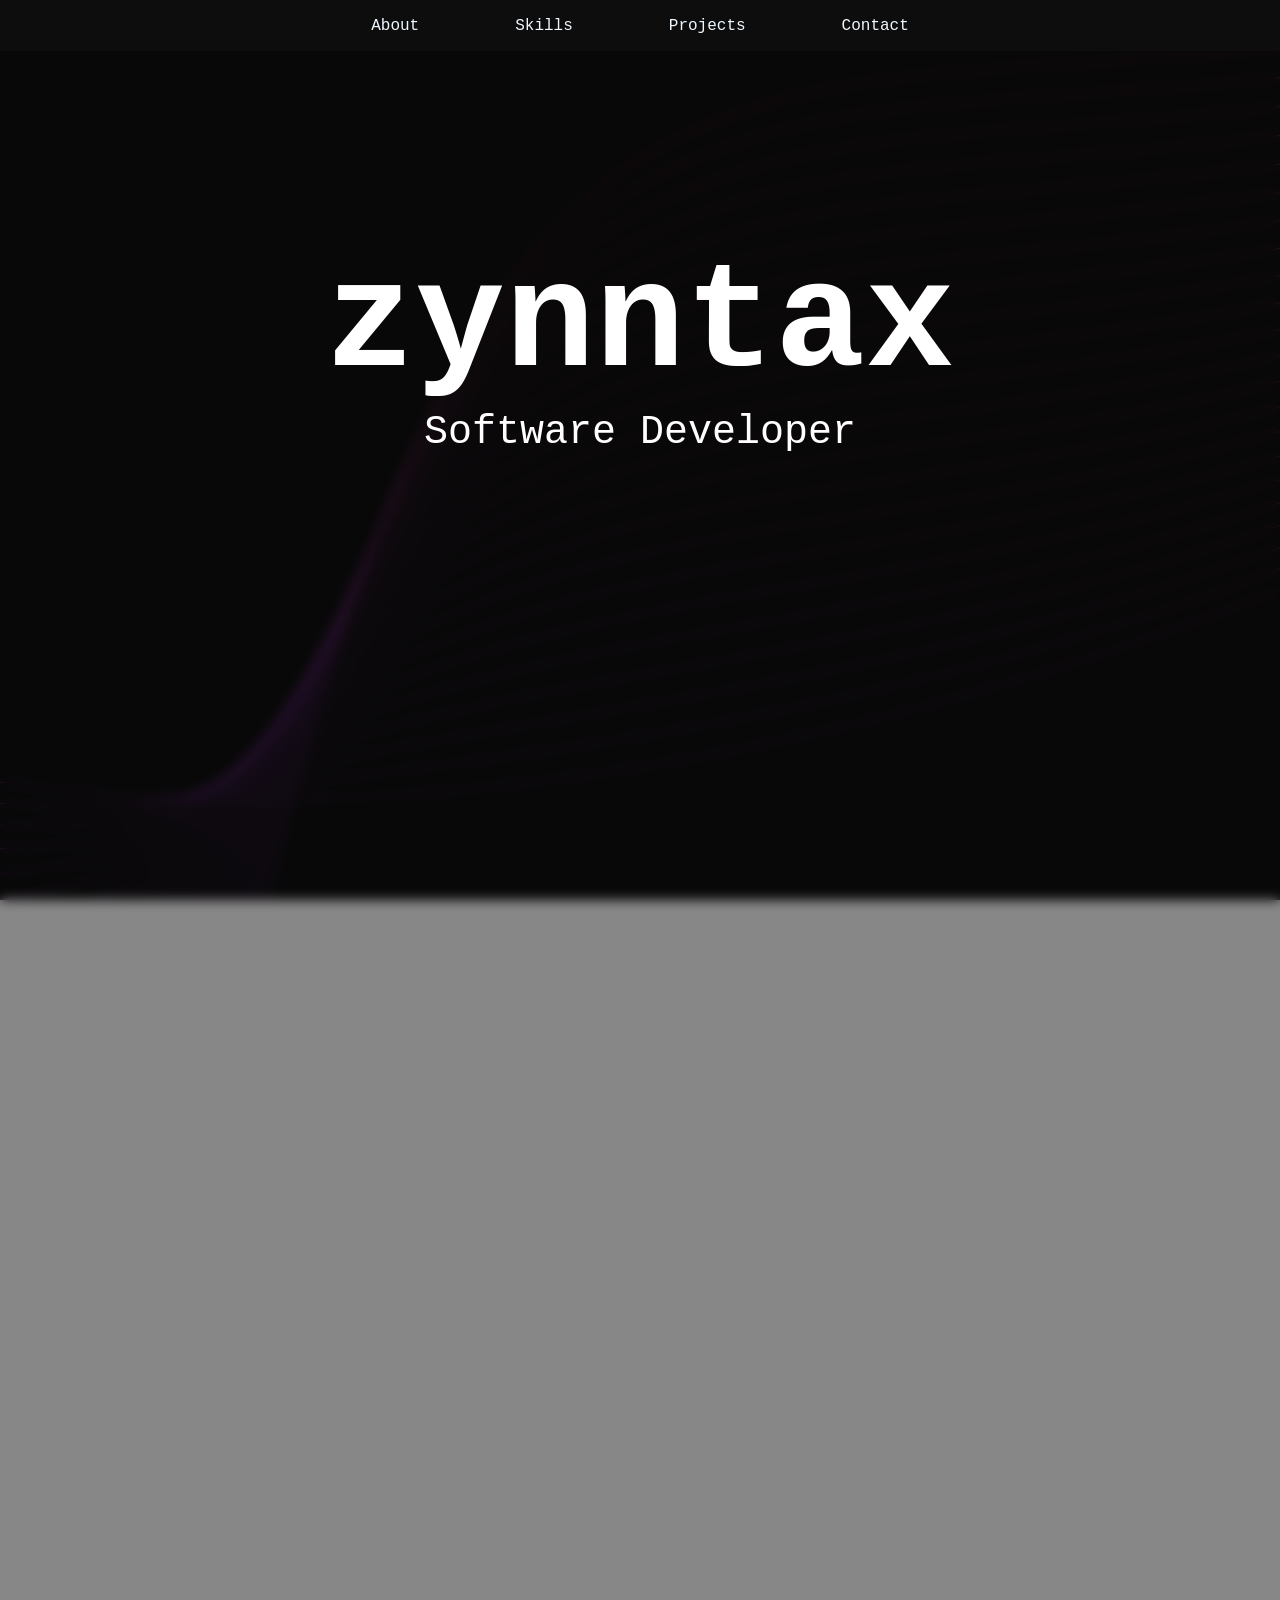
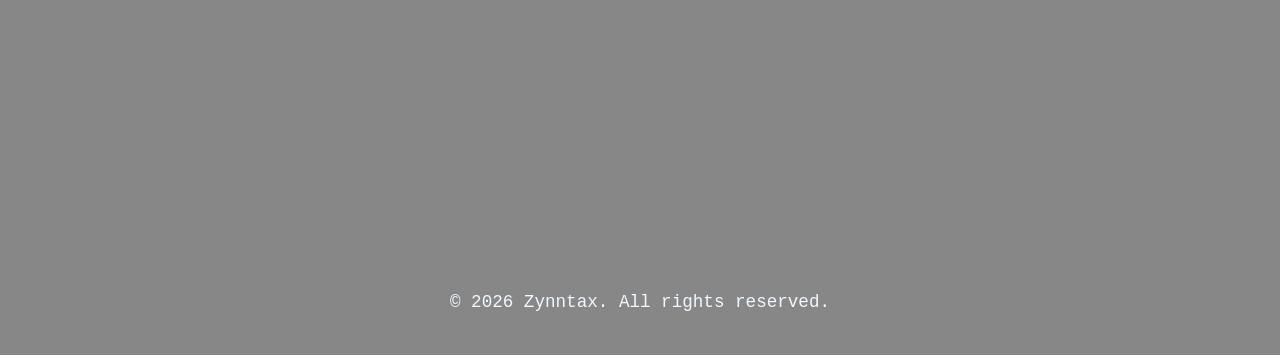
<file: index.html>
<!DOCTYPE html>
<html>
<head>
    <title>Zynntax's Basement</title>
    <meta name="title" content="Zynntax's Basement" />
    <meta name="description" content="Zynntax's Portfolio" />
    <meta property="og:type" content="website" />
    <meta property="og:url" content="https://zynntax.github.io" />
    <meta property="og:title" content="Zynntax's Basement" />
    <meta property="og:description" content="Zynntax's Portfolio" />
    <meta property="og:image" content="image.png" />
    <meta property="twitter:card" content="summary_large_image" />
    <meta property="twitter:url" content="https://zynntax.github.io" />
    <meta property="twitter:title" content="Zynntax's Basement" />
    <meta property="twitter:description" content="Zynntax's Portfolio" />
    <meta property="twitter:image" content="image.png" />
    <meta name="viewport" content="width=device-width, initial-scale=1.0">

<style>
* {
    padding: 0;
    margin: 0;
    box-sizing: border-box;
}

body {
    background-image: url(background.jpg);
    background-repeat: no-repeat;
    background-size: cover;
    background-position: center center;
    background-attachment: fixed;
    min-height: 100vh;
    position: relative;
    z-index: -1;
}

.navbar {
    position: fixed;
    top: 0;
    width: 100%;
    background: rgba(16, 16, 16, 0.8);
    backdrop-filter: blur(15px);
    -webkit-backdrop-filter: blur(15px);
    z-index: 1000;
    padding: 1rem 0;
}

.nav-container {
    max-width: 1000px;
    margin: 0 auto;
    display: flex;
    justify-content: center;
    align-items: center;
    padding: 0 2rem;
    gap: 2rem;
}

.nav-menu {
    display: flex;
    list-style: none;
    margin: 0;
    gap: 3rem;
}

.nav-link {
    color: aliceblue;
    text-decoration: none;
    font-family: 'JetBrains Mono', monospace;
    font-size: 1rem;
    padding: 0.75rem 1.5rem;
    border-radius: 8px;
    transition: all 0.3s ease;
}

.nav-link:hover {
    color: #826372;
    background: rgba(130, 99, 114, 0.2);
}

.hamburger {
    display: none;
    flex-direction: column;
    cursor: pointer;
}

.bar {
    width: 25px;
    height: 3px;
    background: #826372;
    margin: 3px 0;
    transition: 0.3s;
}

@media (max-width: 768px) {
    .nav-container {
        justify-content: space-between;
        padding: 0 1.2rem;
    }

    .nav-menu {
        position: fixed;
        left: -100%;
        top: 70px;
        flex-direction: column;
        background: rgba(16, 16, 16, 0.9);
        backdrop-filter: blur(15px);
        width: 100%;
        text-align: center;
        transition: 0.3s;
        padding: 2rem 0;
    }

    .nav-menu.active {
        left: 0;
    }

    .hamburger {
        display: flex;
    }
}

.blur {
    position: relative;
    background-color: rgba(16, 16, 16, 0.5);
    width: 100%;
    min-height: 100vh;
    backdrop-filter: blur(6px);
}

.name {
    color: aliceblue;
    font-family: 'JetBrains Mono', 'Fira Code', monospace;
    font-weight: 600;
    font-size: 150px;
    padding-top: 240px;
}

.title {
    color: aliceblue;
    font-family: 'JetBrains Mono', 'Fira Code', monospace;
    font-weight: 500;
    font-size: 40px;
    padding-bottom: 120px;
}

.about {
    color: aliceblue;
    font-family: 'JetBrains Mono', 'Fira Code', monospace;
    font-weight: 500;
    font-size: 70px;
}

.glow {
    color: #fff;
    animation: glow 3s ease-in-out infinite alternate;
}

@-webkit-keyframes glow {
    from {
        text-shadow: 0 0 2px #fff, 0 0 7px #fff, 0 0 17px #aa939e, 0 0 27px #826372, 0 0 37px #6a5760, 0 0 47px #685961, 0 0 57px #a07b8d;
    }
    to {
        text-shadow: 0 0 2px #fff, 0 0 7px #fff, 0 0 17px #aa939e, 0 0 27px #826372, 0 0 37px #6a5760, 0 0 47px #685961, 0 0 57px #a07b8d;
    }
}

.about-section,
.skills-section {
    padding: 2rem 1.5rem;
    min-height: 80vh;
    display: flex;
    align-items: center;
    justify-content: center;
}

.skills-section {
    padding-top: 1.5rem;
    padding-bottom: 1.5rem;
}

.section-title {
    color: aliceblue;
    font-family: 'JetBrains Mono', 'Fira Code', monospace;
    font-weight: 700;
    font-size: 40px;
}

.about-box,
.skills-box {
    background: rgba(16, 16, 16, 0.7);
    backdrop-filter: blur(12px);
    border: 1px solid rgba(130, 99, 114, 0.4);
    border-radius: 20px;
    padding: 3rem;
    width: 100%;
    box-shadow: 0 20px 40px rgba(0,0,0,0.5);
}

.about-box {
    max-width: 900px;
}

.skills-box {
    max-width: 1200px;
}

.about-me {
    font-family: 'JetBrains Mono', 'Fira Code', monospace;
    font-size: 1.1rem;
    line-height: 1.8;
    color: aliceblue;
    margin-top: 2rem;
}

.skills-grid,
.skills-grid2,
.skills-grid3 {
    display: grid;
    grid-template-columns: repeat(auto-fit, minmax(250px, 1fr));
    gap: 1rem;
    margin-top: 2rem;
    width: 100%;
}

.skill-box,
.skill-box2 {
    width: 100%;
    background: rgba(16, 16, 16, 0.8);
    backdrop-filter: blur(12px);
    border-radius: 16px;
    border: 1px solid rgba(130, 99, 114, 0.4);
    display: flex;
    flex-direction: column;
    overflow: hidden;
    box-shadow: 0 20px 40px rgba(0,0,0,0.5);
}

.skill-header {
    background: linear-gradient(135deg, #826372, #a68b92);
    padding: 1.2rem;
    text-align: center;
    font-family: 'JetBrains Mono', 'Fira Code', monospace;
    font-size: 1.4rem;
    font-weight: 600;
    color: white;
    flex-shrink: 0;
}

.skill-list {
    font-family: 'JetBrains Mono', 'Fira Code', monospace;
    padding: 1.2rem;
    flex: 1;
    display: flex;
    flex-direction: column;
    gap: 0.8rem;
}

.skill-list span {
    font-family: 'JetBrains Mono', 'Fira Code', monospace;
    font-size: 0.95rem;
    color: aliceblue;
    opacity: 0.9;
}

.btn {
    display: inline-block;
    padding: 0.7rem 1.5rem;
    background: rgba(130, 99, 114, 0.2);
    backdrop-filter: blur(12px);
    border: 1px solid rgba(130, 99, 114, 0.4);
    border-radius: 10px;
    color: aliceblue;
    font-family: 'JetBrains Mono', monospace;
    font-size: 0.95rem;
    font-weight: 500;
    text-decoration: none;
    transition: all 0.3s ease;
    cursor: pointer;
}

.btn:hover {
    background: rgba(130, 99, 114, 0.4);
    border-color: rgba(130, 99, 114, 0.6);
    transform: translateY(-2px);
    box-shadow: 0 8px 20px rgba(130, 99, 114, 0.3);
}

@media (max-width: 768px) {
    .skills-grid,
    .skills-grid2,
    .skills-grid3 {
        grid-template-columns: 1fr;
    }

    .about-section,
    .skills-section {
        padding: 1.5rem 1rem;
    }

    .name {
        font-size: 90px;
        padding-top: 150px;
    }

    .title {
        font-size: 28px;
        padding-bottom: 80px;
    }

    .about {
        font-size: 48px;
    }

    .about-box,
    .skills-box {
        padding: 2rem;
    }
}

.fade {
    opacity: 0;
    transform: translateY(30px);
    transition: opacity 0.8s ease, transform 0.8s ease;
}

.fadeIn {
    opacity: 1;
    transform: translateY(0);
}

.fadeOut {
    opacity: 0;
    transform: translateY(30px);
}

section {
    opacity: 0;
    transform: translateY(30px);
    transition: opacity 0.8s ease, transform 0.8s ease;
}

section.show {
    opacity: 1;
    transform: translateY(0);
}

section {
    scroll-margin-top: 120px;
}

::-webkit-scrollbar {
    width: 0px;
}

::-webkit-scrollbar-track {
    background: transparent;
}

::-webkit-scrollbar-thumb {
    background: transparent;
}

::-webkit-scrollbar-thumb:hover {
    background: transparent;
}

#progressBar {
    position: fixed;
    top: 50px;
    left: 0;
    width: 0%;
    height: 3px;
    background: linear-gradient(90deg, #826372, #a68b92);
    z-index: 999;
    border-radius: 0 10px 10px 0;
}
</style>
</head>

<body>
<nav class="navbar">
    <div class="nav-container">
        <ul class="nav-menu">
            <li class="nav-item">
                <a href="#about" class="nav-link">About</a>
            </li>
            <li class="nav-item">
                <a href="#skills" class="nav-link">Skills</a>
            </li>
            <li class="nav-item">
                <a href="#projects" class="nav-link">Projects</a>
            </li>
            <li class="nav-item">
                <a href="#contact" class="nav-link">Contact</a>
            </li>
        </ul>
        <div class="hamburger">
            <span class="bar"></span>
            <span class="bar"></span>
            <span class="bar"></span>
        </div>
    </div>
</nav>
<div id="progressBar"></div>


<div class="blur">
    <center>
        <section id="home">
        <h1 class="name glow">zynntax</h1>
        <h1 class="title glow">Software Developer</h1>
        </section>
                
<section id="about" class="about-section">
    <div class="about-box">
        <h1 class="about glow">About Me.</h1>
        <p class="about-me">I’m a developer who enjoys building systems and understanding how they work at a deeper level. Whether it’s creating interactive experiences, writing low-level logic, or setting up self-hosted environments, I like working close to the technical side of things.

I’m especially interested in game development, experimentation, and hands-on projects that push me to learn something new. I enjoy designing mechanics, solving logic problems, and turning ideas into working prototypes.

Outside of development, I spend a lot of time homelabbing, experimenting with Linux systems, networking, and console modding. I like taking things apart, optimizing them, and rebuilding them better than before. Curiosity drives most of what I do.

I’m always learning, always building, and always looking for the next project that challenges me.</p>
    </div>
</section>

<section id="skills" class="skills-section">
    <div class="skills-box">
        <h1 class="section-title glow">Tech Stack</h1>
        <div class="skills-grid">
            
             <div class="skill-box">
                <div class="skill-header">FRONTEND</div>
                <div class="skill-list">
                    <span>HTML5</span>
                    <span>CSS3</span>
                </div>
            </div>

            <div class="skill-box">
                <div class="skill-header">BACKEND</div>
                <div class="skill-list">
                    <span>C++</span>
                    <span>Lua</span>
                    <span>Python</span>
                </div>
            </div>
            
            <div class="skill-box">
                <div class="skill-header">GAMEDEV</div>
                <div class="skill-list">
                    <span>Godot 4</span>
                    <span>FL Studio 20</span>
                </div>
            </div>

            <div class="skill-box">
                <div class="skill-header">TOOLS</div>
                <div class="skill-list">
                    <span>Linux</span>
                    <span>VS Code</span>
                </div>
            </div>
        </div>
</section>

<section id="projects" class="skills-section">
    <div class="skills-box">
        <h1 class="section-title glow">Projects</h1>
        <div class="skills-grid2">
            
             <div class="skill-box2">
                <div class="skill-header">XyraOS</div>
                <div class="skill-list">
                    <span>XyraOS is a lightweight and performance-optimized operating system built specifically for easy game server hosting and management. Based on Debian Stable, it combines reliability with a streamlined environment designed for multiplayer servers. It includes built-in tools and one-click deployment to simplify setup and management.</span>
                    <a class="btn" href="xyra" target="_blank">Check</a>
                </div>
            </div>

            <div class="skill-box2">
                <div class="skill-header">The Banished Knight (Demo)</div>
                <div class="skill-list">
                    <span>A 2D platformer about a knight who must escape from a dark prison after being wrongfully convicted. Traverse dangerous dungeons, avoid deadly traps, and battle enemies as you uncover the truth behind the unjust judgment. Using skill, timing, and courage, the knight fights for freedom and justice in a world that turned against him.</span>
                    <a class="btn" href="tbk" target="_blank">Check</a>
                </div>
            </div>
        </div>
</section>

<section id="contact" class="skills-section">
    <div class="skills-box">
        <h1 class="section-title glow">Contact</h1>
        <div class="skills-grid3"> 
             <div class="skill-box">
                <div class="skill-list">
                    <a class="btn" href="mailto:zynntax@mail.pl" target="_blank">Email: zynntax@mail.pl</a>
                    <a class="btn" href="https://github.com/zynntax" target="_blank">Github: @zynntax</a>
                    <button id="copyBtn" class="btn">Discord: @ze.e.n.</button>
                    <a class="btn" href="https://t.me/zynntaxx" target="_blank">Telegram: @zynntaxx</a>
                </div>
            </div>

        </div>
</section>
<footer class="about-me">&COPY; 2026 Zynntax. All rights reserved.</footer>
<br><br>
</center>
</section>
</div>
</body>

<script>
  const textToCopy = "ze.e.n.";

  document.getElementById("copyBtn").addEventListener("click", () => {
    navigator.clipboard.writeText(textToCopy)
      .then(() => alert("Copied!"))
      .catch(err => console.error("Error!", err));
  });


document.addEventListener("DOMContentLoaded", () => {
  const sections = document.querySelectorAll("section");

  const observer = new IntersectionObserver((entries) => {
    entries.forEach(entry => {
      if (entry.isIntersecting) {
        entry.target.classList.add("show");
      } else {
        entry.target.classList.remove("show");
      }
    });
  }, {
    threshold: 0.5
  });

  sections.forEach(section => observer.observe(section));
});

window.addEventListener("scroll", () => {
  const scrollTop = window.scrollY;
  const docHeight = document.documentElement.scrollHeight - window.innerHeight;
  const scrollPercent = (scrollTop / docHeight) * 100;

  document.getElementById("progressBar").style.width = scrollPercent + "%";
});
</script>
</html>
</file>
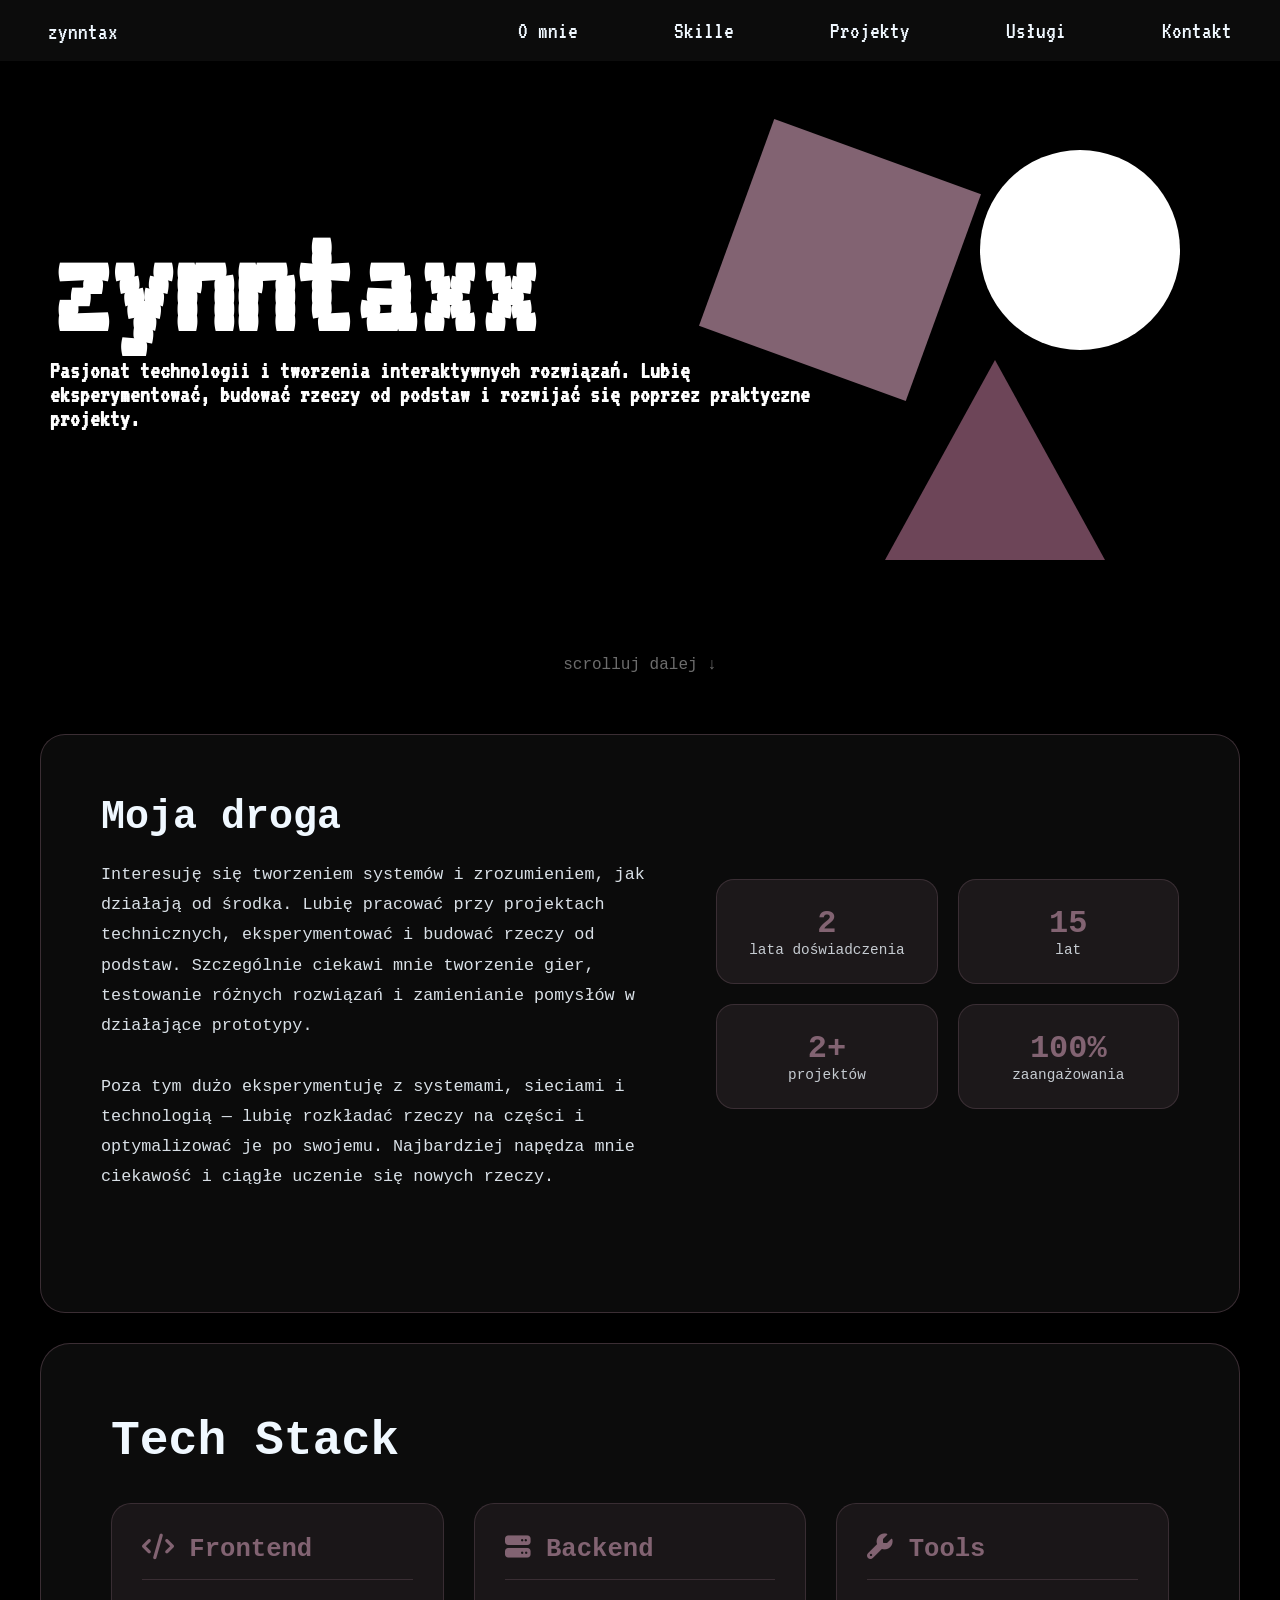
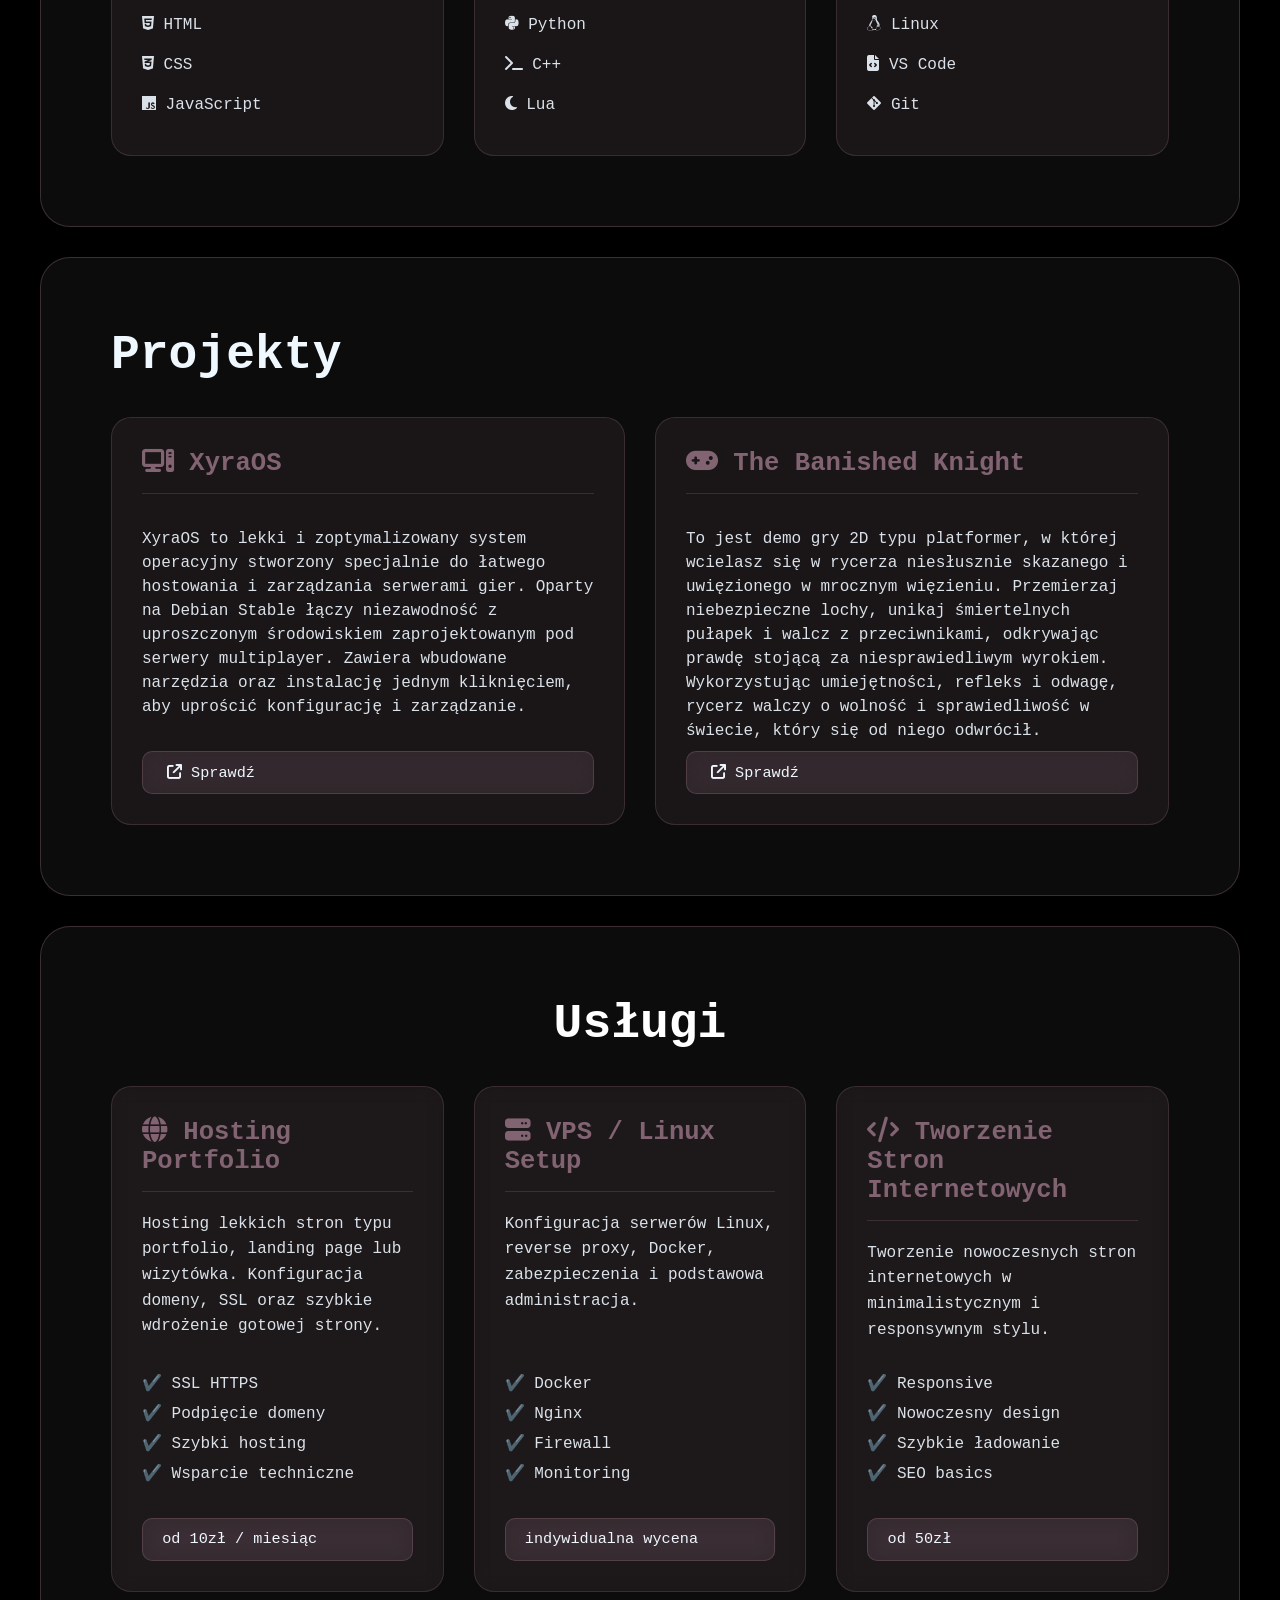
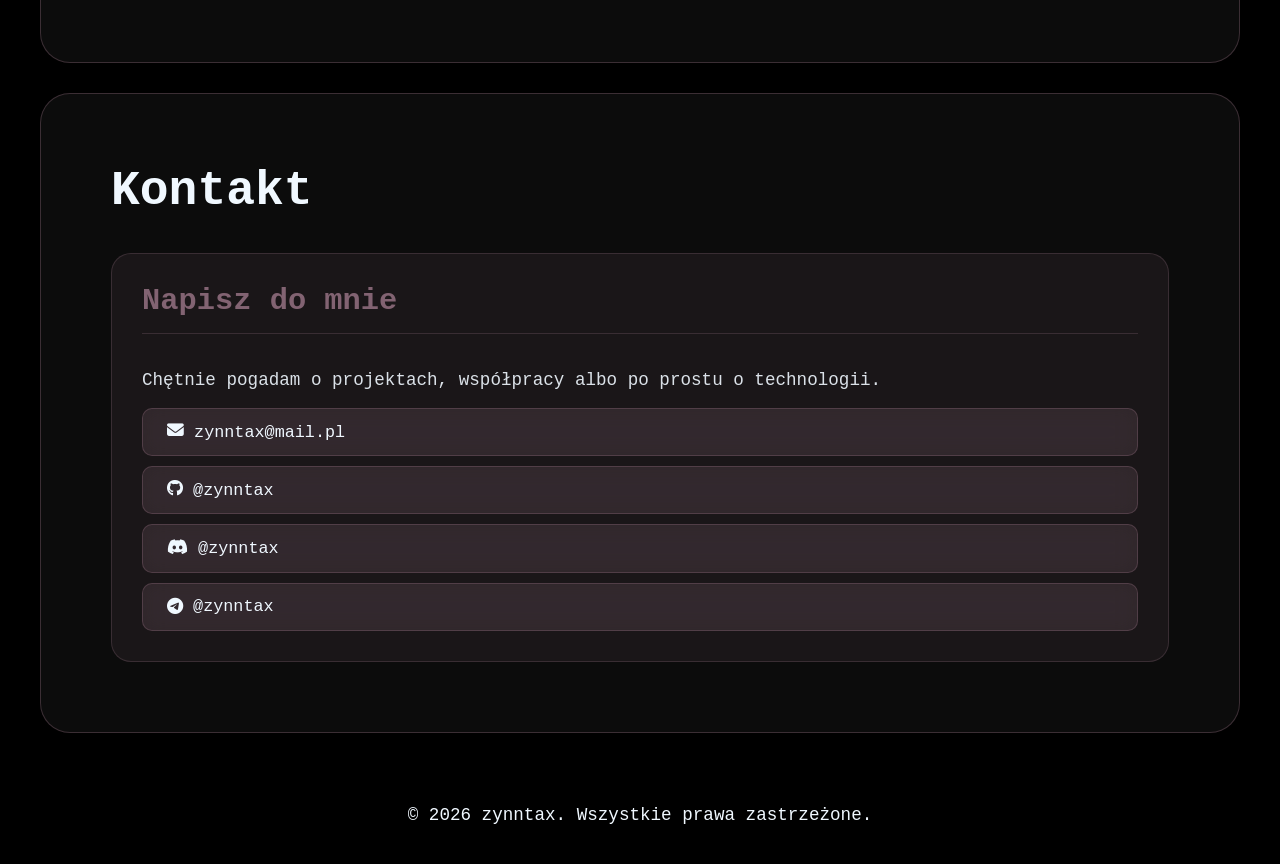
<file: new/index.html>
<!DOCTYPE html>
<html>
<head>
    <meta name="title" content="zynntax's portfolio" />
    <meta name="description" content="zynntax's Portfolio" />
    <meta property="og:type" content="website" />
    <meta property="og:url" content="https://zynntax.github.io" />
    <meta property="og:title" content="zynntax's portfolio" />
    <meta property="og:description" content="zynntax's Portfolio" />
    <meta property="og:image" content="image.png" />
    <meta property="twitter:card" content="summary_large_image" />
    <meta property="twitter:url" content="https://zynntax.github.io" />
    <meta property="twitter:title" content="zynntax's portfolio" />
    <meta property="twitter:description" content="zynntax's Portfolio" />
    <meta property="twitter:image" content="image.png" />
    <meta name="viewport" content="width=device-width, initial-scale=1.0">
    <link rel="preconnect" href="https://fonts.googleapis.com">
    <link rel="preconnect" href="https://fonts.gstatic.com" crossorigin>
    <link href="https://fonts.googleapis.com/css2?family=VT323&display=swap" rel="stylesheet"> 
    <link rel="stylesheet" href="https://cdnjs.cloudflare.com/ajax/libs/font-awesome/6.5.0/css/all.min.css">
</head>

<style>
    html {
    scroll-behavior: smooth;
}


* {
    padding: 0;
    margin: 0;
    box-sizing: border-box;
    scroll-behavior: smooth;
}

body {
    background-color: black;
    background-repeat: no-repeat;
    background-size: cover;
    background-position: center center;
    background-attachment: fixed;
    min-height: 100vh;
    position: relative;
    z-index: -1;
    scroll-behavior: smooth;
}

.navbar {
    position: fixed;
    top: 0;
    width: 100%;
    background: rgba(16, 16, 16, 0.8);
    backdrop-filter: blur(15px);
    -webkit-backdrop-filter: blur(15px);
    z-index: 1000;
    padding: 1rem 0;
}

.nav-container {
    width: 100%;
    display: flex;
    justify-content: space-between;
    align-items: center;
    padding: 0 1.5rem;
}

.nav-menu {
    display: flex;
    list-style: none;
    margin: 0;
    gap: 3rem;
}

.logo {
    color: white;
    font-family: VT323;
    font-size: 1.8rem;
}

.nav-link {
    color: aliceblue;
    text-decoration: none;
    font-family: VT323;
    font-size: 1.5rem;
    padding: 0.75rem 1.5rem;
    border-radius: 8px;
    transition: all 0.3s ease;
}

.nav-link:hover {
    color: #826372;
    background: rgba(130, 99, 114, 0.2);
}

.hamburger {
    display: none;
    flex-direction: column;
    cursor: pointer;
}

.bar {
    width: 25px;
    height: 3px;
    background: #826372;
    margin: 3px 0;
    transition: 0.3s;
}

@media (max-width: 768px) {
    .nav-container {
        justify-content: space-between;
        padding: 0 1.2rem;
    }

    .nav-menu {
        position: fixed;
        left: -100%;
        top: 70px;
        flex-direction: column;
        background: rgba(16, 16, 16, 0.9);
        backdrop-filter: blur(15px);
        width: 100%;
        text-align: center;
        transition: 0.3s;
        padding: 2rem 0;
    }

    .nav-menu.active {
        left: 0;
    }

    .hamburger {
        display: flex;
    }
}

.name {
    padding-top: 213px;
    padding-left: 50px;
    font-family: VT323;
    color: white;
    font-size: clamp(4rem, 12vw, 170px);
    line-height: 0.95;
}

.title {
    padding-left: 50px;
    padding-bottom: 185px;
    font-family: VT323;
    color: white;
    font-size: clamp(1.5rem, 5vw, 20px);
    line-height: 1;
    max-width: 850px;
}

.hero-shapes {
    position: absolute;
    top: 150px;
    right: 80px;
    pointer-events: none;
    display: grid;
    grid-template-columns: 1fr 1fr;
    grid-template-rows: 1fr 1fr;
    gap: 30px;
}

.square {
    width: 220px;
    height: 220px;
    background: #826372;
    transform: rotate(20deg);
}

.circle {
    width: 200px;
    height: 200px;
    background: white;
    border-radius: 50%;
}

.triangle {
    width: 0;
    height: 0;
    border-left: 110px solid transparent;
    border-right: 110px solid transparent;
    border-bottom: 200px solid #6d4558;
    grid-column: 2;
    grid-row: 2;
    justify-self: end;
    transform: translateX(-95px) translateY(-40px);
}

@keyframes float {
    0%, 100% { transform: translateY(0) rotate(20deg); }
    50% { transform: translateY(-10px) rotate(20deg); }
}

@media (max-width: 768px) {
    .hero {
        flex-direction: column;
        align-items: flex-start;
    }

    .hero-shapes {
        display: none;
    }
}

.footer {
    padding-top: 40px;
    padding-bottom: 45px;
    font-size: 16px;
    font-family: "JetBrains Mono", monospace;
    text-align: center;
    color: #6c6c6c;
}

section {
    padding: 30px 20px;
}
 
.journey {
    display: flex;
    justify-content: center;
    align-items: center;
    padding: 15px 20px;
}
 
.journey-box {
    width: 100%;
    max-width: 1200px;
    display: grid;
    grid-template-columns: 1.2fr 1fr;
    gap: 60px;
    background: rgba(16, 16, 16, 0.7);
    border: 1px solid rgba(130, 99, 114, 0.4);
    backdrop-filter: blur(12px);
    border-radius: 25px;
    padding: 60px;
    color: aliceblue;
    font-family: "JetBrains Mono", monospace;
}
 
.journey-title {
    font-size: 2.5rem;
    margin-bottom: 20px;
}
 
.journey-text {
    font-size: 1.05rem;
    line-height: 1.8;
    opacity: 0.9;
}
 
.stats {
    display: grid;
    grid-template-columns: repeat(2, 1fr);
    gap: 20px;
    align-content: center;
}
 
.stat {
    text-align: center;
    padding: 25px;
    background: rgba(130, 99, 114, 0.15);
    border: 1px solid rgba(130, 99, 114, 0.3);
    border-radius: 18px;
    transition: 0.3s;
}
 
.stat:hover {
    transform: translateY(-6px);
    background: rgba(130, 99, 114, 0.25);
}
 
.stat h3 {
    font-size: 2rem;
    color: #826372;
}
 
.stat p {
    font-size: 0.9rem;
    opacity: 0.8;
}
 
@media (max-width: 900px) {
    .journey {
        padding: 30px 20px;
    }
 
    .journey-box {
        grid-template-columns: 1fr;
        padding: 30px;
        gap: 25px;
        border-radius: 18px;
    }
 
    .journey-title {
        font-size: 1.8rem;
    }
 
    .journey-text {
        font-size: 0.95rem;
        line-height: 1.6;
    }
 
    .stats {
        grid-template-columns: repeat(2, 1fr);
        gap: 12px;
    }
 
    .stat {
        padding: 15px;
    }
 
    .stat h3 {
        font-size: 1.5rem;
    }
 
    .stat p {
        font-size: 0.75rem;
    }
}
 
@media (max-width: 500px) {
    .stats {
        grid-template-columns: 1fr;
    }
}
 
.stack {
    display: flex;
    justify-content: center;
    align-items: center;
    padding: 15px 20px;
}
 
.stack-box {
    width: 100%;
    max-width: 1200px;
    background: rgba(16, 16, 16, 0.75);
    border: 1px solid rgba(130, 99, 114, 0.4);
    backdrop-filter: blur(15px);
    -webkit-backdrop-filter: blur(15px);
    border-radius: 30px;
    padding: 70px;
    color: aliceblue;
    font-family: "JetBrains Mono", monospace;
}
 
.stack-title {
    font-size: 3rem;
    margin-bottom: 35px;
}
 
.stack-desc {
    font-size: 1.1rem;
    opacity: 0.8;
    margin-bottom: 40px;
    max-width: 700px;
}
 
.stack-grid {
    display: grid;
    grid-template-columns: repeat(3, 1fr);
    gap: 30px;
}
 
.stack-grid2 {
    display: grid;
    grid-template-columns: repeat(2, 1fr);
    gap: 30px;
}

.stack-grid3 {
    display: grid;
    grid-template-columns: repeat(1, 1fr);
    gap: 30px;
}
 

.stack-grid3 .stack-card h3 {
    font-size: 1.9rem;
}

.stack-grid3 .stack-card p {
    font-size: 1.1rem;
}

.stack-grid3 .btn {
    font-size: 1.05rem;
    padding: 0.85rem 1.5rem;
}


.stack-card {
    background: rgba(130, 99, 114, 0.12);
    border: 1px solid rgba(130, 99, 114, 0.3);
    border-radius: 20px;
    display: flex;
    flex-direction: column;
    padding: 30px;
    transition: 0.3s;
}
 
.stack-card:hover {
    transform: translateY(-8px);
    background: rgba(130, 99, 114, 0.22);
    border-color: rgba(130, 99, 114, 0.6);
}
 
.stack-card h3 {
    font-size: 1.6rem;
    color: #826372;
    margin-bottom: 25px;
    padding-bottom: 15px;
    border-bottom: 1px solid rgba(130, 99, 114, 0.3);
}
 
.stack-card p {
    flex: 1;
    font-size: 1rem;
    opacity: 0.9;
    margin: 8px 0;
    line-height: 1.5;
}

.stack-grid3 .btn {
    font-size: 1.05rem;
    padding: 0.85rem 1.5rem;
    width: auto;
    text-align: left;
}

.btn {
    display: inline-block;
    padding: 0.7rem 1.5rem;
    background: rgba(130, 99, 114, 0.2);
    backdrop-filter: blur(12px);
    border: 1px solid rgba(130, 99, 114, 0.4);
    border-radius: 10px;
    color: aliceblue;
    font-family: 'JetBrains Mono', monospace;
    font-size: 0.95rem;
    font-weight: 500;
    text-decoration: none;
    transition: all 0.3s ease;
    cursor: pointer;
    margin-top: auto;
}
 
.btn:hover {
    background: rgba(130, 99, 114, 0.4);
    border-color: rgba(130, 99, 114, 0.6);
    transform: translateY(-2px);
    box-shadow: 0 8px 20px rgba(130, 99, 114, 0.3);
}
 
@media (max-width: 900px) {
    .stack {
        padding: 15px 15px;
    }
 
    .stack-box {
        padding: 25px;
        border-radius: 18px;
    }
 
    .stack-title {
        font-size: 1.8rem;
        margin-bottom: 10px;
    }
 
    .stack-desc {
        font-size: 0.9rem;
        margin-bottom: 25px;
        line-height: 1.5;
    }
 
    .stack-grid {
        grid-template-columns: 1fr;
        gap: 15px;
    }
 
    .stack-grid2 {
        grid-template-columns: 1fr;
        gap: 15px;
    }
 
    .stack-card {
        padding: 18px;
    }
 
    .stack-card h3 {
        font-size: 1.2rem;
        margin-bottom: 10px;
    }
 
    .stack-card p {
        font-size: 0.85rem;
        line-height: 1.4;
        margin: 4px 0;
        display: -webkit-box;
        -webkit-line-clamp: 6;
        -webkit-box-orient: vertical;
        overflow: hidden;
    }
 
    .btn {
        font-size: 0.85rem;
        padding: 0.5rem 1rem;
    }
}
 
::-webkit-scrollbar {
    width: 7px;
}
 
::-webkit-scrollbar-track {
    background: #0e0e0e8f;
}
 
::-webkit-scrollbar-thumb {
    background: #232323;
}
 
::-webkit-scrollbar-thumb:hover {
    background: #4b303d;
}
 

.about-me {
    font-family: 'JetBrains Mono', 'Fira Code', monospace;
    font-size: 1.1rem;
    line-height: 1.8;
    color: aliceblue;
    margin-top: 2rem;
    text-align: center;
    padding: 20px;
}


.services {
    padding: 120px 20px;
}

.services-box {
    max-width: 1200px;
    margin: auto;
}

.services-title {
    font-size: 48px;
    margin-bottom: 50px;
    text-align: center;
}

.services-grid {
    display: grid;
    grid-template-columns: repeat(auto-fit, minmax(280px, 1fr));
    gap: 25px;
}

.service-card {
    background: rgba(255,255,255,0.03);
    border: 1px solid rgba(255,255,255,0.08);
    border-radius: 18px;
    padding: 30px;
    transition: 0.3s ease;
    backdrop-filter: blur(10px);
}

.service-card:hover {
    transform: translateY(-6px);
    border-color: rgba(255,255,255,0.18);
}

.service-card h3 {
    font-size: 28px;
    margin-bottom: 20px;
}

.service-card p {
    opacity: 0.8;
    line-height: 1.6;
    margin-bottom: 20px;
}

.service-card ul {
    list-style: none;
    padding: 0;
    margin-bottom: 25px;
}

.service-card ul li {
    margin-bottom: 10px;
    opacity: 0.9;
}

.price {
    display: inline-block;
    padding: 10px 18px;
    border-radius: 12px;
    background: rgba(255,255,255,0.06);
    border: 1px solid rgba(255,255,255,0.08);
    font-size: 18px;
    text-decoration: none;
    display: inline-flex;
    align-items: center;
    gap: 8px;
    text-decoration: none;
}




.services {
    display: flex;
    justify-content: center;
    align-items: center;
    padding: 15px 20px;
}

.services-box {
    width: 100%;
    max-width: 1200px;
    background: rgba(16, 16, 16, 0.75);
    border: 1px solid rgba(130, 99, 114, 0.4);
    backdrop-filter: blur(15px);
    -webkit-backdrop-filter: blur(15px);
    border-radius: 30px;
    padding: 70px;
    color: aliceblue;
    font-family: "JetBrains Mono", monospace;
}

.services-title {
    font-size: 3rem;
    margin-bottom: 35px;
    color: white;
}

.services-grid {
    display: grid;
    grid-template-columns: repeat(3, 1fr);
    gap: 30px;
}

.service-card {
    background: rgba(130, 99, 114, 0.12);
    border: 1px solid rgba(130, 99, 114, 0.3);
    border-radius: 20px;
    display: flex;
    flex-direction: column;
    padding: 30px;
    transition: 0.3s;
    color: white;
}

.service-card:hover {
    transform: translateY(-8px);
    background: rgba(130, 99, 114, 0.22);
    border-color: rgba(130, 99, 114, 0.6);
}

.service-card h3 {
    font-size: 1.6rem;
    color: #826372;
    margin-bottom: 20px;
    padding-bottom: 15px;
    border-bottom: 1px solid rgba(130, 99, 114, 0.3);
}

.service-card p {
    flex: 1;
    font-size: 1rem;
    opacity: 0.9;
    margin-bottom: 20px;
    line-height: 1.6;
    color: aliceblue;
}

.service-card ul {
    list-style: none;
    margin-bottom: 25px;
}

.service-card ul li {
    margin: 10px 0;
    color: aliceblue;
    opacity: 0.9;
}

.price {
    display: inline-block;
    padding: 0.7rem 1.2rem;
    background: rgba(130, 99, 114, 0.2);
    backdrop-filter: blur(12px);
    border: 1px solid rgba(130, 99, 114, 0.4);
    border-radius: 10px;
    color: aliceblue;
    font-size: 0.95rem;
    font-family: 'JetBrains Mono', monospace;
    margin-top: auto;
}

@media (max-width: 900px) {

    .services {
        padding: 15px 15px;
    }

    .services-box {
        padding: 25px;
        border-radius: 18px;
    }

    .services-title {
        font-size: 1.8rem;
        margin-bottom: 20px;
    }

    .services-grid {
        grid-template-columns: 1fr;
        gap: 15px;
    }

    .service-card {
        padding: 18px;
    }

    .service-card h3 {
        font-size: 1.2rem;
        margin-bottom: 12px;
    }

    .service-card p {
        font-size: 0.85rem;
        line-height: 1.5;
    }

    .service-card ul li {
        font-size: 0.8rem;
    }

    .price {
        font-size: 0.8rem;
        padding: 0.5rem 1rem;
    }
}
</style>

<body>
<nav class="navbar">
    <div class="nav-container">

        <div class="logo"><a href="#home" class="nav-link">zynntax</a></div>

        <ul class="nav-menu">
            <li class="nav-item">
                <a href="#about" class="nav-link">O mnie</a>
            </li>
            <li class="nav-item">
                <a href="#skills" class="nav-link">Skille</a>
            </li>
            <li class="nav-item">
                <a href="#projects" class="nav-link">Projekty</a>
            </li>
            <li class="nav-item">
                <a href="#services" class="nav-link">Usługi</a>
            </li>
            <li class="nav-item">
                <a href="#contact" class="nav-link">Kontakt</a>
            </li>
        </ul>

        <div class="hamburger">
            <span class="bar"></span>
            <span class="bar"></span>
            <span class="bar"></span>
        </div>

    </div>
</nav>

<div class="hero" id="home">

    <div class="hero-text">
        <h1 class="name">zynntaxx</h1>

        <h2 class="title">
            Pasjonat technologii i tworzenia interaktywnych rozwiązań. Lubię eksperymentować, budować rzeczy od podstaw i rozwijać się poprzez praktyczne projekty.
        </h2>
    </div>

    <div class="hero-shapes">
    <div class="shape square"></div>
    <div class="shape circle"></div>
    <div class="shape triangle"></div>
    </div>
</div>
<p class="footer">scrolluj dalej ↓</p>
<section class="journey" id="about">
    <br>
    <div class="journey-box">

        <div class="journey-left">
            <h2 class="journey-title">Moja droga</h2>

            <p class="journey-text">
                Interesuję się tworzeniem systemów i zrozumieniem, jak działają od środka.
                Lubię pracować przy projektach technicznych, eksperymentować i budować rzeczy od podstaw.
                Szczególnie ciekawi mnie tworzenie gier, testowanie różnych rozwiązań i zamienianie pomysłów w działające prototypy.

                <br><br>

                Poza tym dużo eksperymentuję z systemami, sieciami i technologią — lubię rozkładać rzeczy na części
                i optymalizować je po swojemu. Najbardziej napędza mnie ciekawość i ciągłe uczenie się nowych rzeczy.
            </p>
        </div>

        <div class="stats">
            <div class="stat">
                <h3>2</h3>
                <p>lata doświadczenia</p>
            </div>

            <div class="stat">
                <h3>15</h3>
                <p>lat</p>
            </div>

            <div class="stat">
                <h3>2+</h3>
                <p>projektów</p>
            </div>

            <div class="stat">
                <h3>100%</h3>
                <p>zaangażowania</p>
            </div>
        </div>
        <div id="skills"></div>

    </div>
</section>
<section class="stack">
    <div class="stack-box">

        <h2 class="stack-title">Tech Stack</h2>

        <div class="stack-grid">

            <div class="stack-card">
                <h3><i class="fa-solid fa-code"></i> Frontend</h3>
                <p><i class="fa-brands fa-html5"></i> HTML</p>
                <p><i class="fa-brands fa-css3-alt"></i> CSS</p>
                <p><i class="fa-brands fa-js"></i> JavaScript</p>
            </div>

            <div class="stack-card">
                <h3><i class="fa-solid fa-server"></i> Backend</h3>
                <p><i class="fa-brands fa-python"></i> Python</p>
                <p><i class="fa-solid fa-terminal"></i> C++</p>
                <p><i class="fa-solid fa-moon"></i> Lua</p>
            </div>

            <div class="stack-card">
                <h3><i class="fa-solid fa-wrench"></i> Tools</h3>
                <p><i class="fa-brands fa-linux"></i> Linux</p>
                <p><i class="fa-solid fa-file-code"></i> VS Code</p>
                <p><i class="fa-brands fa-git-alt"></i> Git</p>
            </div>

        </div>

    </div>
</section>
<section class="stack" id="projects">
    <div class="stack-box">

        <h2 class="stack-title">Projekty</h2>

        <div class="stack-grid2">

            <div class="stack-card">
                <h3><i class="fa-solid fa-computer"></i> XyraOS</h3>
                <p>XyraOS to lekki i zoptymalizowany system operacyjny stworzony specjalnie do łatwego hostowania i zarządzania serwerami gier. Oparty na Debian Stable łączy niezawodność z uproszczonym środowiskiem zaprojektowanym pod serwery multiplayer. Zawiera wbudowane narzędzia oraz instalację jednym kliknięciem, aby uprościć konfigurację i zarządzanie.</p>
                <a class="btn" href="https://zynntax.github.io/xyra" target="_blank"><i class="fa-solid fa-arrow-up-right-from-square"></i> Sprawdź</a>
            </div>

            <div class="stack-card">
                <h3><i class="fa-solid fa-gamepad"></i> The Banished Knight</h3>
                <p>To jest demo gry 2D typu platformer, w której wcielasz się w rycerza niesłusznie skazanego i uwięzionego w mrocznym więzieniu. Przemierzaj niebezpieczne lochy, unikaj śmiertelnych pułapek i walcz z przeciwnikami, odkrywając prawdę stojącą za niesprawiedliwym wyrokiem. Wykorzystując umiejętności, refleks i odwagę, rycerz walczy o wolność i sprawiedliwość w świecie, który się od niego odwrócił.</p>
                <a class="btn" href="https://zynntax.github.io/tbk" target="_blank"><i class="fa-solid fa-arrow-up-right-from-square"></i> Sprawdź</a>
            </div>

        </div>

    </div>
</section>
<section class="services" id="services">
    <div class="services-box">

        <h2 class="services-title">Usługi</h2>

        <div class="services-grid">

            <div class="service-card">
                <h3><i class="fa-solid fa-globe"></i> Hosting Portfolio</h3>

                <p>
                    Hosting lekkich stron typu portfolio, landing page lub wizytówka.
                    Konfiguracja domeny, SSL oraz szybkie wdrożenie gotowej strony.
                </p>

                <ul>
                    <li>✔️ SSL HTTPS</li>
                    <li>✔️ Podpięcie domeny</li>
                    <li>✔️ Szybki hosting</li>
                    <li>✔️ Wsparcie techniczne</li>
                </ul>

                <a class="price" href="#contact">od 10zł / miesiąc</a>
            </div>

            <div class="service-card">
                <h3><i class="fa-solid fa-server"></i> VPS / Linux Setup</h3>

                <p>
                    Konfiguracja serwerów Linux, reverse proxy, Docker,
                    zabezpieczenia i podstawowa administracja.
                </p>

                <ul>
                    <li>✔️ Docker</li>
                    <li>✔️ Nginx</li>
                    <li>✔️ Firewall</li>
                    <li>✔️ Monitoring</li>
                </ul>

                <a class="price" href="#contact">indywidualna wycena</a>
            </div>

            <div class="service-card">
                <h3><i class="fa-solid fa-code"></i> Tworzenie Stron Internetowych</h3>

                <p>
                    Tworzenie nowoczesnych stron internetowych
                    w minimalistycznym i responsywnym stylu.
                </p>

                <ul>
                    <li>✔️ Responsive</li>
                    <li>✔️ Nowoczesny design</li>
                    <li>✔️ Szybkie ładowanie</li>
                    <li>✔️ SEO basics</li>
                </ul>

                <a class="price" href="#contact">od 50zł</a>
            </div>

        </div>

    </div>
</section>
<section id="contact" class="stack">
    <div class="stack-box">
        <h2 class="stack-title">Kontakt</h2>
        <div class="stack-grid3">

            <div class="stack-card">
                <h3>Napisz do mnie</h3>
                <p style="margin-bottom: 15px;">Chętnie pogadam o projektach, współpracy albo po prostu o technologii.</p>
                <a class="btn" href="mailto:zynntax@mail.pl" target="_blank" style="margin-bottom: 10px;">
    <i class="fa-solid fa-envelope"></i> zynntax@mail.pl
</a>
<a class="btn" href="https://github.com/zynntax" target="_blank" style="margin-bottom: 10px;">
    <i class="fa-brands fa-github"></i> @zynntax
</a>
<button id="copyBtn" class="btn" style="margin-bottom: 10px;">
    <i class="fa-brands fa-discord"></i> @zynntax
</button>
<a class="btn" href="https://t.me/zynntaxx" target="_blank">
    <i class="fa-brands fa-telegram"></i> @zynntax
</a>
            </div>

        </div>
    </div>
</section>
<footer class="about-me">&COPY; 2026 zynntax. Wszystkie prawa zastrzeżone.</footer>

<script>
const hamburger = document.querySelector(".hamburger");
const navMenu = document.querySelector(".nav-menu");

hamburger.addEventListener("click", () => {
    navMenu.classList.toggle("active");
});


document.getElementById("copyBtn").addEventListener("click", () => {
    navigator.clipboard.writeText("zynntax")
        .then(() => alert("Skopiowano!"))
        .catch(err => console.error(err));
});

</script>
</script>
</body>
</html>
</file>
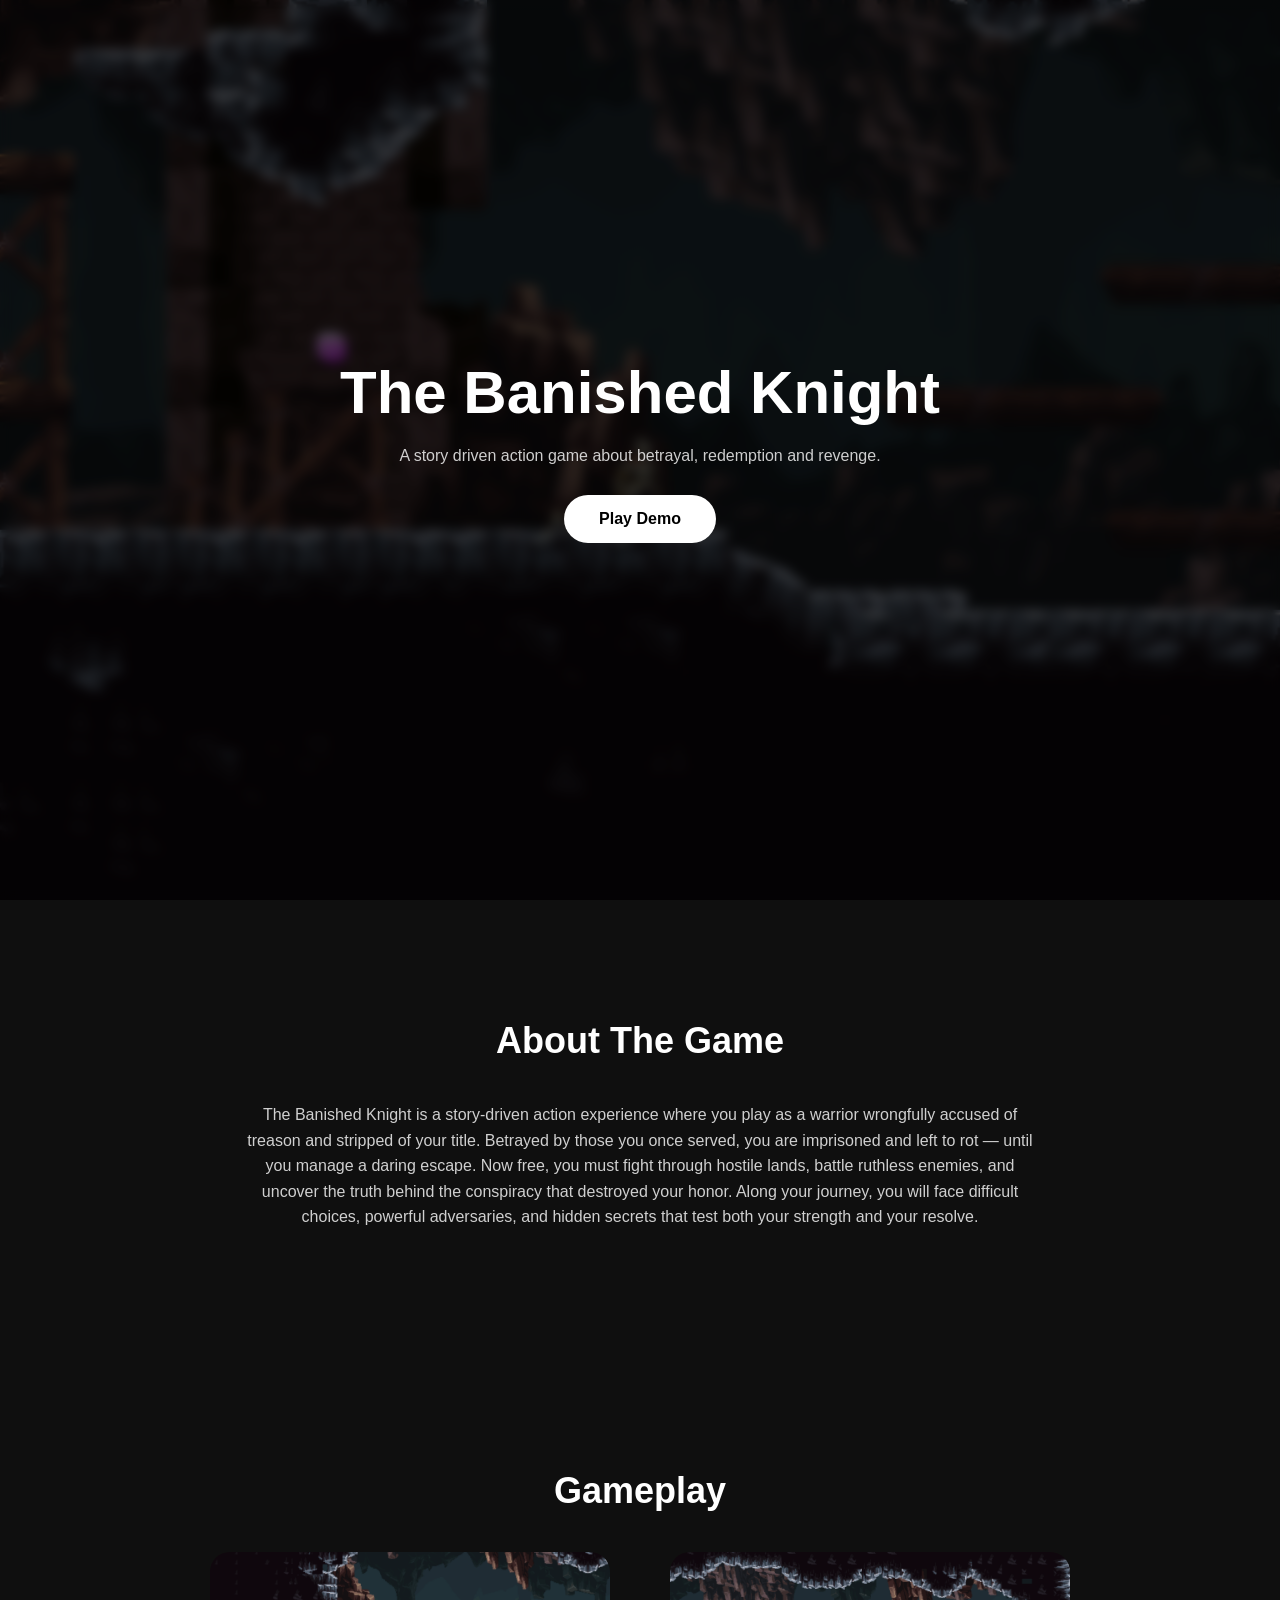
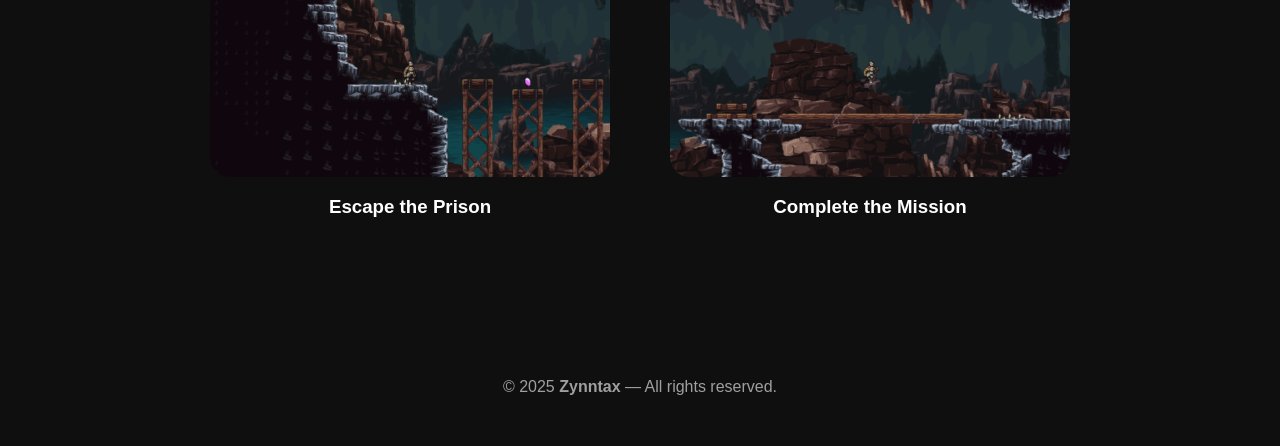
<file: tbk/index.html>
<!DOCTYPE html>
<html lang="en">
<head>
<meta charset="UTF-8">
<meta name="viewport" content="width=device-width, initial-scale=1.0">
<meta name="title" content="The Banished Knight">
<link rel="icon" type="image/x-icon" href="favicon.ico">
<link rel="shortcut icon" href="favicon.ico">
<link rel="apple-touch-icon" href="favicon.ico">
<meta name="description" content="Story-driven action game about redemption and revenge.">
<meta name="author" content="zynntax">
<meta property="og:type" content="website">
<meta property="og:url" content="https://zynntax.github.io/tbk/">
<meta property="og:title" content="The Banished Knight">
<meta property="og:description" content="Story-driven action game about redemption and revenge.">
<meta property="og:image" content="https://zynntax.github.io/tbk/screen.png">
<meta name="twitter:card" content="summary_large_image">
<meta name="twitter:url" content="https://zynntax.github.io/tbk/">
<meta name="twitter:title" content="The Banished Knight">
<meta name="twitter:description" content="Story-driven action game about redemption and revenge.">
<meta name="twitter:image" content="https://zynntax.github.io/tbk/screen.png">

<title>The Banished Knight</title>

<style>

*{
margin:0;
padding:0;
box-sizing:border-box;
font-family:Arial, Helvetica, sans-serif;
}

body{
background:#0f0f0f;
color:white;
scroll-behavior:smooth;
}

.hero{
height:100vh;
background:
linear-gradient(rgba(0,0,0,0.2), rgba(0,0,0,0.2)),
url("screen.png") center/cover no-repeat;
display:flex;
align-items:center;
justify-content:center;
text-align:center;
position:relative;
}

.hero::before{
content:"";
position:absolute;
inset:0;
background:rgba(0,0,0,0.6);
backdrop-filter:blur(6px);
}

.hero-content{
position:relative;
padding:60px;
border-radius:25px;
}

.hero-title{
font-size:60px;
margin-bottom:20px;
}

.hero-sub{
opacity:0.8;
margin-bottom:30px;
}

.btn{
display:inline-block;
padding:15px 35px;
background:white;
color:black;
text-decoration:none;
border-radius:50px;
font-weight:bold;
transition:0.3s;
}

.btn:hover{
transform:scale(1.1);
background:#ccc;
}

.section{
padding:120px 10%;
text-align:center;
}

.section h2{
font-size:36px;
margin-bottom:40px;
}

.features{
display:flex;
justify-content:center;
gap:60px;
flex-wrap:wrap;
}

.feature img{
width:400px;
border-radius:20px;
transition:0.3s;
}

.feature img:hover{
transform:scale(1.05);
}

.feature h3{
margin-top:15px;
}


.requirements{
background:#181818;
padding:40px;
border-radius:25px;
max-width:900px;
margin:auto;
overflow-x:auto;
}

table{
width:100%;
border-collapse:collapse;
}

th,td{
padding:15px;
border-bottom:1px solid #333;
}

footer{
text-align:center;
padding:40px;
opacity:0.6;
}

footer a{
color:white;
text-decoration:none;
margin-bottom:10px;
display:inline-block;
}

footer a:hover{
text-decoration:underline;
}

::-webkit-scrollbar {
  width: 10px;
}

::-webkit-scrollbar-track {
  background: #0f0f0f;
}

::-webkit-scrollbar-thumb {
  background: rgb(73, 73, 73, 0.7);
  border-radius: 10px;
  border: 2px solid #0f0f0f;
  transition: 0.3s;
}

::-webkit-scrollbar-thumb:hover {
  background: #333333,0.2;
}

</style>

</head>

<body>


<section class="hero">
<div class="hero-content">
<h1 class="hero-title">The Banished Knight</h1>
<p class="hero-sub">
A story driven action game about betrayal, redemption and revenge.
</p>

<a class="btn" href="game">
Play Demo
</a>
</div>
</section>


<section class="section">
<h2>About The Game</h2>

<p style="max-width:800px;margin:auto;opacity:0.8;line-height:1.6;">
The Banished Knight is a story-driven action experience where you play as a warrior
wrongfully accused of treason and stripped of your title. Betrayed by those you
once served, you are imprisoned and left to rot — until you manage a daring escape.
Now free, you must fight through hostile lands, battle ruthless enemies, and uncover
the truth behind the conspiracy that destroyed your honor. Along your journey,
you will face difficult choices, powerful adversaries, and hidden secrets that
test both your strength and your resolve.

</p>
</section>


<section class="section">
<h2>Gameplay</h2>

<div class="features">

<div class="feature">
<img src="screen2.png">
<h3>Escape the Prison</h3>
</div>

<div class="feature">
<img src="screen3.png">
<h3>Complete the Mission</h3>
</div>

</div>
</section>

<footer>
  <p>
    © 2025 
    <a href="https://zynntax.github.io" target="_blank" style="color:white;text-decoration:none;font-weight:bold;">
      Zynntax
    </a>
    — All rights reserved.
  </p>
</footer>
</body>
</html>
</file>
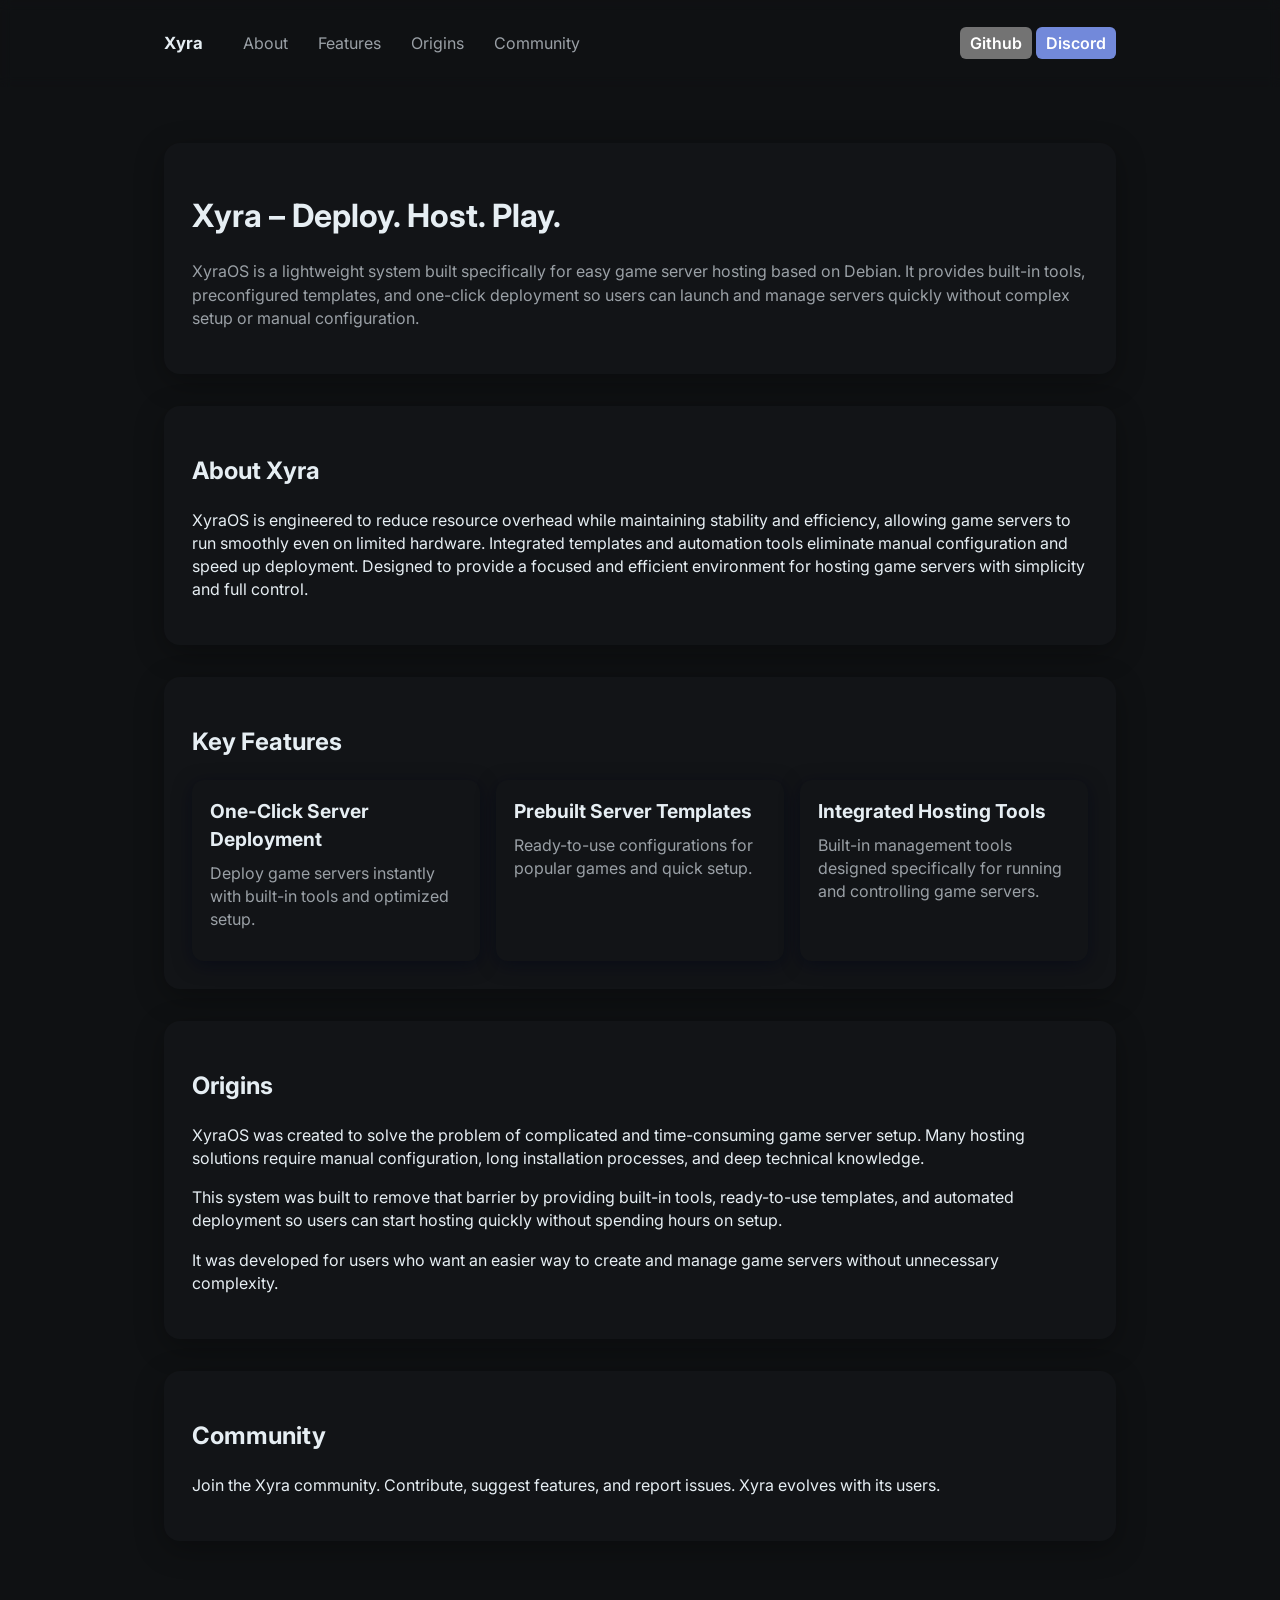
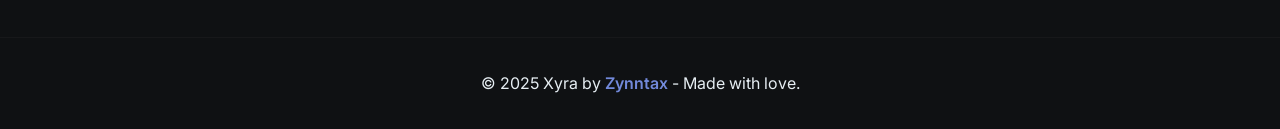
<file: xyra/index.html>
<!doctype html>
<html lang="en" class="theme-dark">
<head>
    <title>XyraOS</title>
    <meta name="title" content="Xyra Linux" />
    <link rel="icon" type="image/x-icon" href="favicon.ico">
    <link rel="shortcut icon" href="favicon.ico">
    <link rel="apple-touch-icon" href="favicon.ico">
    <meta name="description" content="Lightweight game server focused operating system based on Debian" />
    <meta property="og:type" content="website" />
    <meta property="og:url" content="https://zynntax.github.io/xyra" />
    <meta property="og:title" content="Xyra Linux" />
    <meta property="og:description" content="Lightweight game server focused operating system based on Debian" />
    <meta property="og:image" content="favicon.ico" />
    <meta property="twitter:card" content="summary_large_image" />
    <meta property="twitter:url" content="https://zynntax.github.io/xyra" />
    <meta property="twitter:title" content="Xyra Linux" />
    <meta property="twitter:description" content="Lightweight game server focused operating system based on Debian" />
    <meta property="twitter:image" content="favicon.ico" />
    <meta name="viewport" content="width=device-width, initial-scale=1.0" />
    <link href="https://fonts.googleapis.com/css2?family=Inter:wght@400;700&display=swap" rel="stylesheet">

</head>

<style>
:root{
--bg:#0f1113;
--panel:#121417;
--muted:#9aa0a6;
--text:#e6eef3;
--accent:#6ee7b7;
}

:root.theme-light{
--bg:#f7f8fa;
--panel:#ffffff;
--muted:#6b7280;
--text:#0b1220;
--accent:#0ea5a6;
}

html{
box-sizing:border-box;
font-family:Inter,ui-sans-serif,system-ui,-apple-system,"Segoe UI",Roboto,"Helvetica Neue",Arial;
}
*,*::before,*::after{box-sizing:inherit}

body{
margin:0;
background:var(--bg);
color:var(--text);
line-height:1.45;
}

.container{
max-width:1000px;
margin:0 auto;
padding:24px;
}

.site-header{
position:sticky;
top:0;
backdrop-filter:blur(6px);
z-index:10;
}

.header-inner{
display:flex;
align-items:center;
gap:16px;
}

.brand a{
font-weight:700;
color:var(--text);
text-decoration:none;
font-size:1.05rem;
}

.main-nav{
margin-left:16px;
display:flex;
gap:14px;
}

.main-nav a{
color:var(--muted);
text-decoration:none;
padding:8px;
border-radius:8px;
}

.main-nav a:hover,
.main-nav a.active{
color:var(--text);
background:rgba(255,255,255,0.02);
}

.header-controls{margin-left:auto}

.discord-btn{
background:#7289da;
color:#fff;
padding:6px 10px;
border-radius:6px;
font-weight:600;
text-decoration:none;
}

.discord-btn:hover{background:#5b6eae}

.github-btn{
background:#737373;
color:#fff;
padding:6px 10px;
border-radius:6px;
font-weight:600;
text-decoration:none;
}

.github-btn:hover{background:#5b5b5b}

.section-box{
background:var(--panel);
padding:28px;
border-radius:16px;
margin:32px 0;
box-shadow:0 8px 30px rgba(0,0,0,0.3);
}

.section-box ul{
padding-left:20px;
margin-top:10px;
}

.section-box ul li{margin-bottom:8px}

.section-box h3{
margin-top:16px;
margin-bottom:8px;
font-size:1.2rem;
}

.hero{
padding:48px 0;
text-align:left;
}

.hero h1{
font-size:2rem;
margin:0 0 8px;
}

.lead{
color:var(--muted);
margin-top:8px;
}

.features{margin-top:30px}

.grid.cards{
display:grid;
grid-template-columns:repeat(auto-fit,minmax(220px,1fr));
gap:16px;
}

.card{
background:var(--panel);
padding:18px;
border-radius:12px;
box-shadow:0 4px 18px rgba(2,6,23,0.5);
transition:transform .18s ease, box-shadow .18s ease;
}

.card:hover{
transform:translateY(-6px);
}

.card h3{margin:0 0 8px}

.card p{
margin:0 0 12px;
color:var(--muted);
}

.link{
color:var(--accent);
text-decoration:none;
font-weight:600;
}

.site-footer{
border-top:1px solid rgba(255,255,255,0.03);
margin-top:40px;
padding:18px 0;
text-align:center;
}

.footer-inner{
display:inline-block;
text-align:center;
gap:12px;
}

.site-footer a{
color:#7289da;
text-decoration:none;
font-weight:600;
}

.site-footer a:hover{
color:#ffffff;
text-decoration:underline;
}

@media (max-width:640px){
.header-inner{flex-wrap:wrap}
.main-nav{
order:3;
width:100%;
justify-content:space-around;
margin:12px 0;
}
.hero h1{font-size:1.5rem}
.footer-inner{
flex-direction:column;
align-items:flex-start;
}
}

::-webkit-scrollbar{width:10px}
::-webkit-scrollbar-track{background:#16181b}
::-webkit-scrollbar-thumb{background:#1e2226}
::-webkit-scrollbar-thumb:hover{background:#2b3137}

:root.theme-dark{}
</style>
</head>
<body>

<header class="site-header">
<div class="container header-inner">
<div class="brand"><a href="#">Xyra</a></div>

<nav class="main-nav">
<a href="#about">About</a>
<a href="#features">Features</a>
<a href="#origins">Origins</a>
<a href="#community">Community</a>
</nav>

<div class="header-controls">
<a href="https://github.com/zynntax/xyra" target="_blank" class="github-btn">Github</a>
<a href="https://discord.gg/vFKPnamxSP" target="_blank" class="discord-btn">Discord</a>
</div>
</div>
</header>

<main class="container">

<div class="section-box">
<h1>Xyra – Deploy. Host. Play.</h1>
<p class="lead">XyraOS is a lightweight system built specifically for easy game server hosting based on Debian. It provides built-in tools, preconfigured templates, and one-click deployment so users can launch and manage servers quickly without complex setup or manual configuration. </p>
</div>

<div class="section-box" id="about">
<h2>About Xyra</h2>
<p>
XyraOS is engineered to reduce resource overhead while maintaining stability and efficiency, allowing game servers to run smoothly even on limited hardware. Integrated templates and automation tools eliminate manual configuration and speed up deployment.
Designed to provide a focused and efficient environment for hosting game servers with simplicity and full control.
</p>
</div>

<div class="section-box features" id="features">
<h2>Key Features</h2>
<div class="grid cards">
<div class="card"><h3>One-Click Server Deployment</h3><p>Deploy game servers instantly with built-in tools and optimized setup.</p></div>
<div class="card"><h3>Prebuilt Server Templates</h3><p>Ready-to-use configurations for popular games and quick setup.</p></div>
<div class="card"><h3>Integrated Hosting Tools</h3><p>Built-in management tools designed specifically for running and controlling game servers.</p></div>
</div>
</div>

<div class="section-box" id="origins">
<h2>Origins</h2>
<p>
XyraOS was created to solve the problem of complicated and time-consuming game server setup. Many hosting solutions require manual configuration, long installation processes, and deep technical knowledge.
</p>
<p>
This system was built to remove that barrier by providing built-in tools, ready-to-use templates, and automated deployment so users can start hosting quickly without spending hours on setup.
</p>
<p>
It was developed for users who want an easier way to create and manage game servers without unnecessary complexity.
</p>
</div>

<div class="section-box" id="community">
<h2>Community</h2>
<p>
Join the Xyra community. Contribute, suggest features, and report issues.
Xyra evolves with its users.
</p>
</div>

</main>

<footer class="site-footer">
<div class="footer-inner">
<p>© 2025 Xyra by <a href="https://zynntax.github.io">Zynntax</a> - Made with love.</p>
</div>
</footer>

</body>
</html>
</file>
